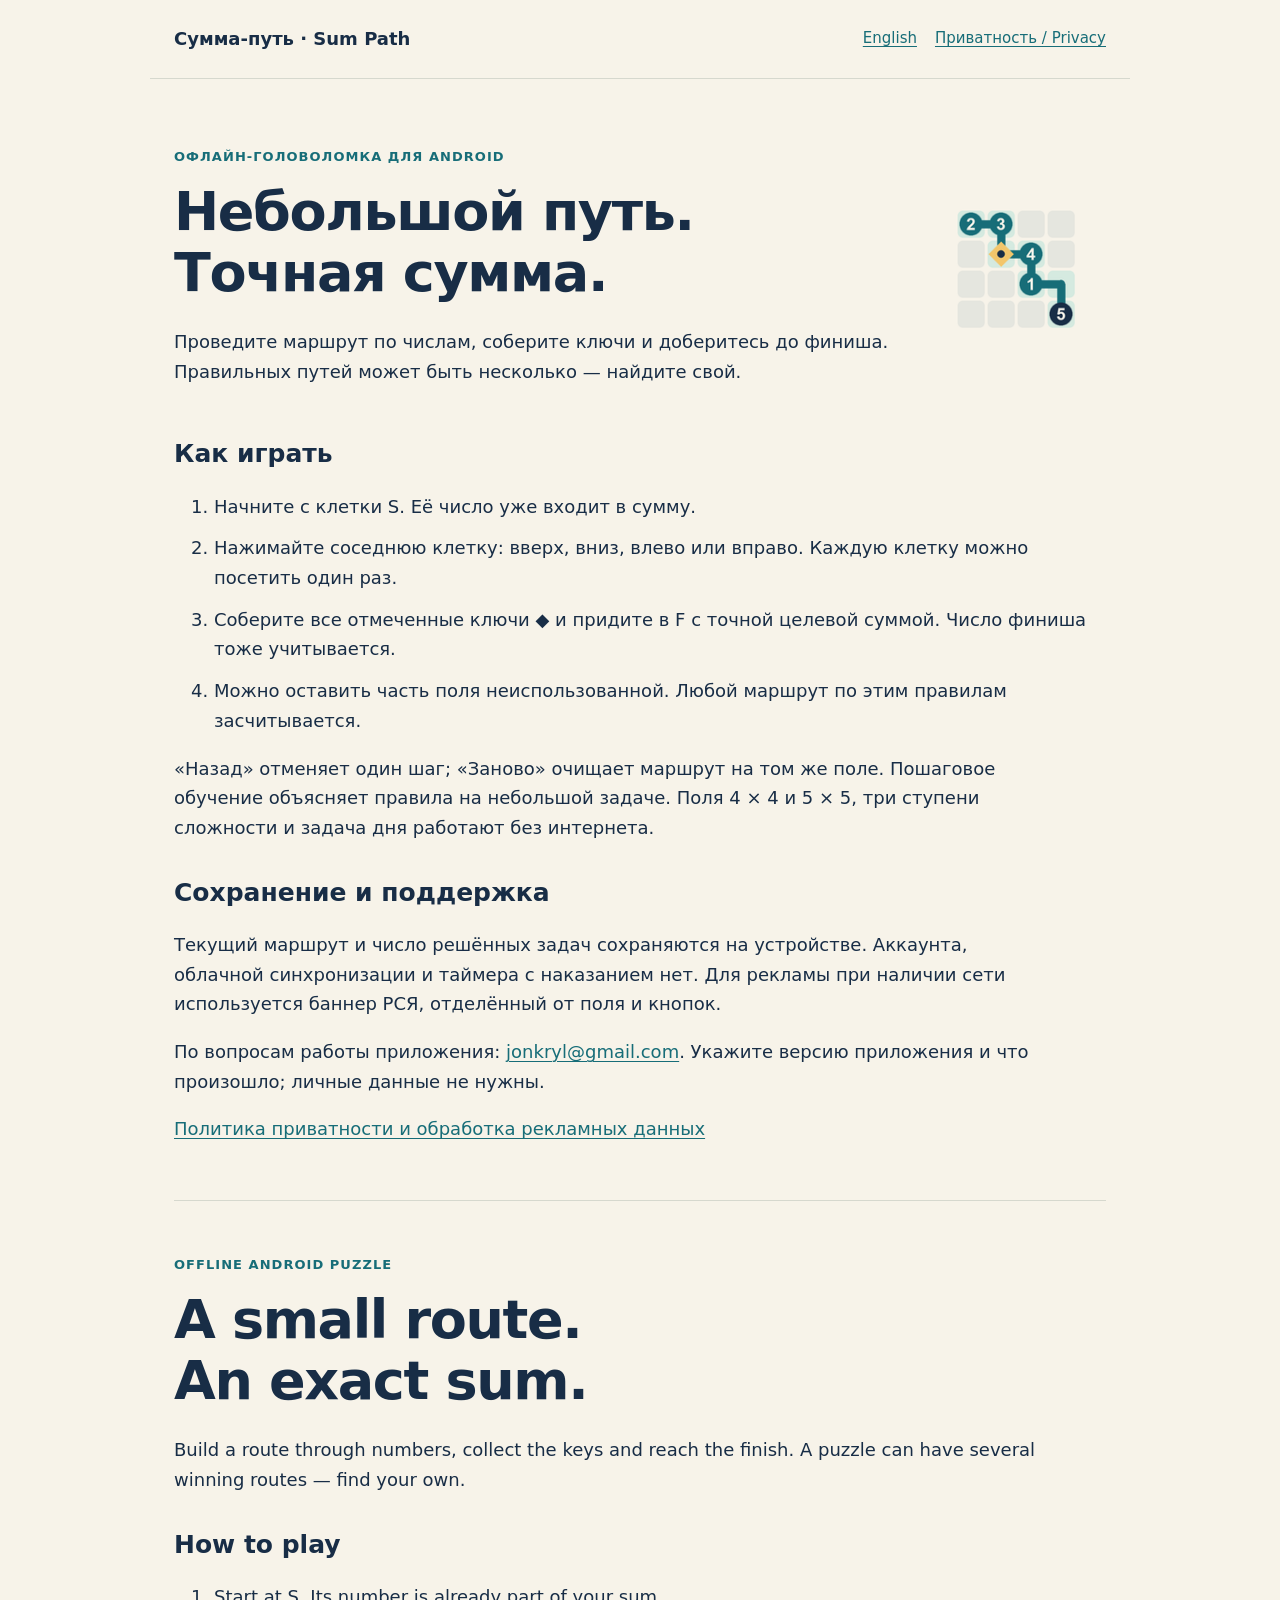
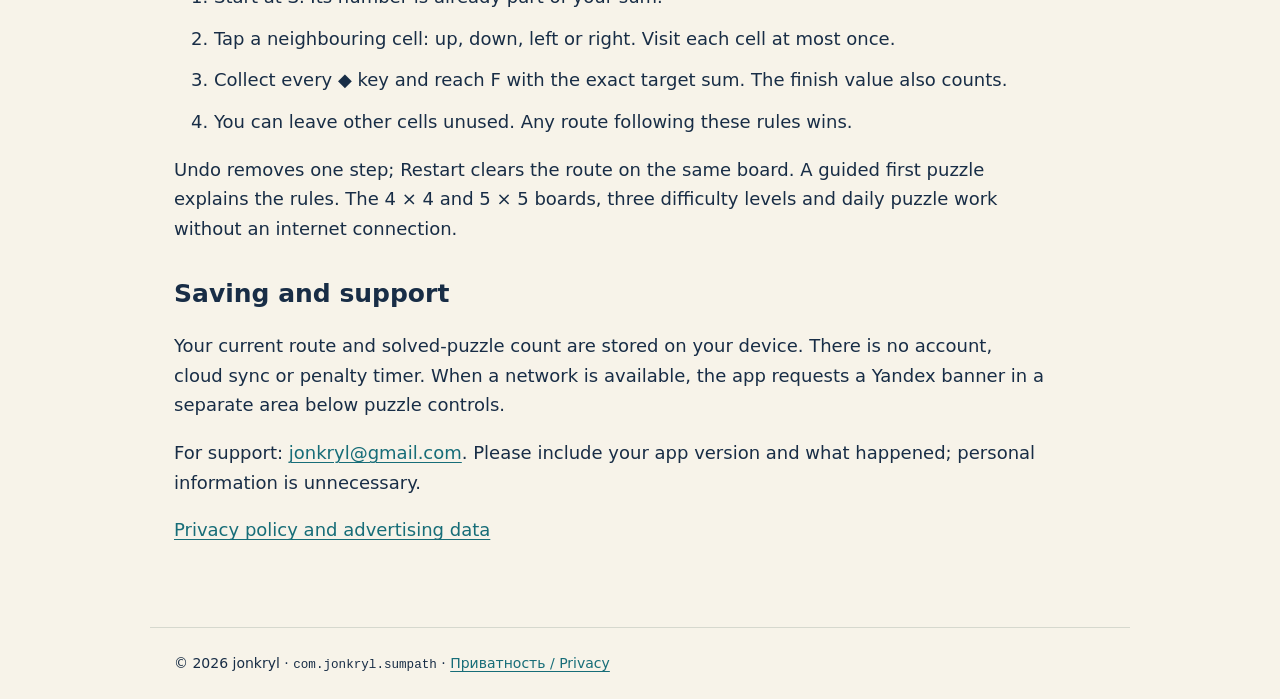
<file: docs/index.html>
<!doctype html>
<html lang="ru">
<head><meta charset="utf-8"><meta name="viewport" content="width=device-width,initial-scale=1"><meta name="description" content="Сумма-путь / Sum Path — оригинальная офлайн-головоломка с числами, ключами и точной суммой. Поддержка и политика приватности."><title>Сумма-путь · Sum Path</title><link rel="icon" href="assets/icon.png"><link rel="stylesheet" href="style.css"></head>
<body>
<header><a href="./">Сумма-путь · Sum Path</a><nav aria-label="Разделы"><a href="#english" lang="en">English</a><a href="privacy/">Приватность / Privacy</a></nav></header>
<main>
<section aria-labelledby="ru-title"><div class="hero"><div><p class="eyebrow">Офлайн-головоломка для Android</p><h1 id="ru-title">Небольшой путь.<br>Точная сумма.</h1><p>Проведите маршрут по числам, соберите ключи и доберитесь до финиша. Правильных путей может быть несколько — найдите свой.</p></div><img src="assets/icon.png" width="180" height="180" alt="Иконка Сумма-путь: квадратное поле, числовой маршрут и ключ"></div>
<h2>Как играть</h2><ol><li>Начните с клетки S. Её число уже входит в сумму.</li><li>Нажимайте соседнюю клетку: вверх, вниз, влево или вправо. Каждую клетку можно посетить один раз.</li><li>Соберите все отмеченные ключи ◆ и придите в F с точной целевой суммой. Число финиша тоже учитывается.</li><li>Можно оставить часть поля неиспользованной. Любой маршрут по этим правилам засчитывается.</li></ol>
<p>«Назад» отменяет один шаг; «Заново» очищает маршрут на том же поле. Пошаговое обучение объясняет правила на небольшой задаче. Поля 4 × 4 и 5 × 5, три ступени сложности и задача дня работают без интернета.</p>
<h2>Сохранение и поддержка</h2><p>Текущий маршрут и число решённых задач сохраняются на устройстве. Аккаунта, облачной синхронизации и таймера с наказанием нет. Для рекламы при наличии сети используется баннер РСЯ, отделённый от поля и кнопок.</p><p>По вопросам работы приложения: <a href="mailto:jonkryl@gmail.com">jonkryl@gmail.com</a>. Укажите версию приложения и что произошло; личные данные не нужны.</p><p><a href="privacy/">Политика приватности и обработка рекламных данных</a></p></section>
<section id="english" class="languages" lang="en" aria-labelledby="en-title"><p class="eyebrow">Offline Android puzzle</p><h1 id="en-title">A small route.<br>An exact sum.</h1><p>Build a route through numbers, collect the keys and reach the finish. A puzzle can have several winning routes — find your own.</p>
<h2>How to play</h2><ol><li>Start at S. Its number is already part of your sum.</li><li>Tap a neighbouring cell: up, down, left or right. Visit each cell at most once.</li><li>Collect every ◆ key and reach F with the exact target sum. The finish value also counts.</li><li>You can leave other cells unused. Any route following these rules wins.</li></ol>
<p>Undo removes one step; Restart clears the route on the same board. A guided first puzzle explains the rules. The 4 × 4 and 5 × 5 boards, three difficulty levels and daily puzzle work without an internet connection.</p>
<h2>Saving and support</h2><p>Your current route and solved-puzzle count are stored on your device. There is no account, cloud sync or penalty timer. When a network is available, the app requests a Yandex banner in a separate area below puzzle controls.</p><p>For support: <a href="mailto:jonkryl@gmail.com">jonkryl@gmail.com</a>. Please include your app version and what happened; personal information is unnecessary.</p><p><a href="privacy/#english">Privacy policy and advertising data</a></p></section>
</main><footer>© 2026 jonkryl · <code>com.jonkryl.sumpath</code> · <a href="privacy/">Приватность / Privacy</a></footer>
</body></html>
</file>
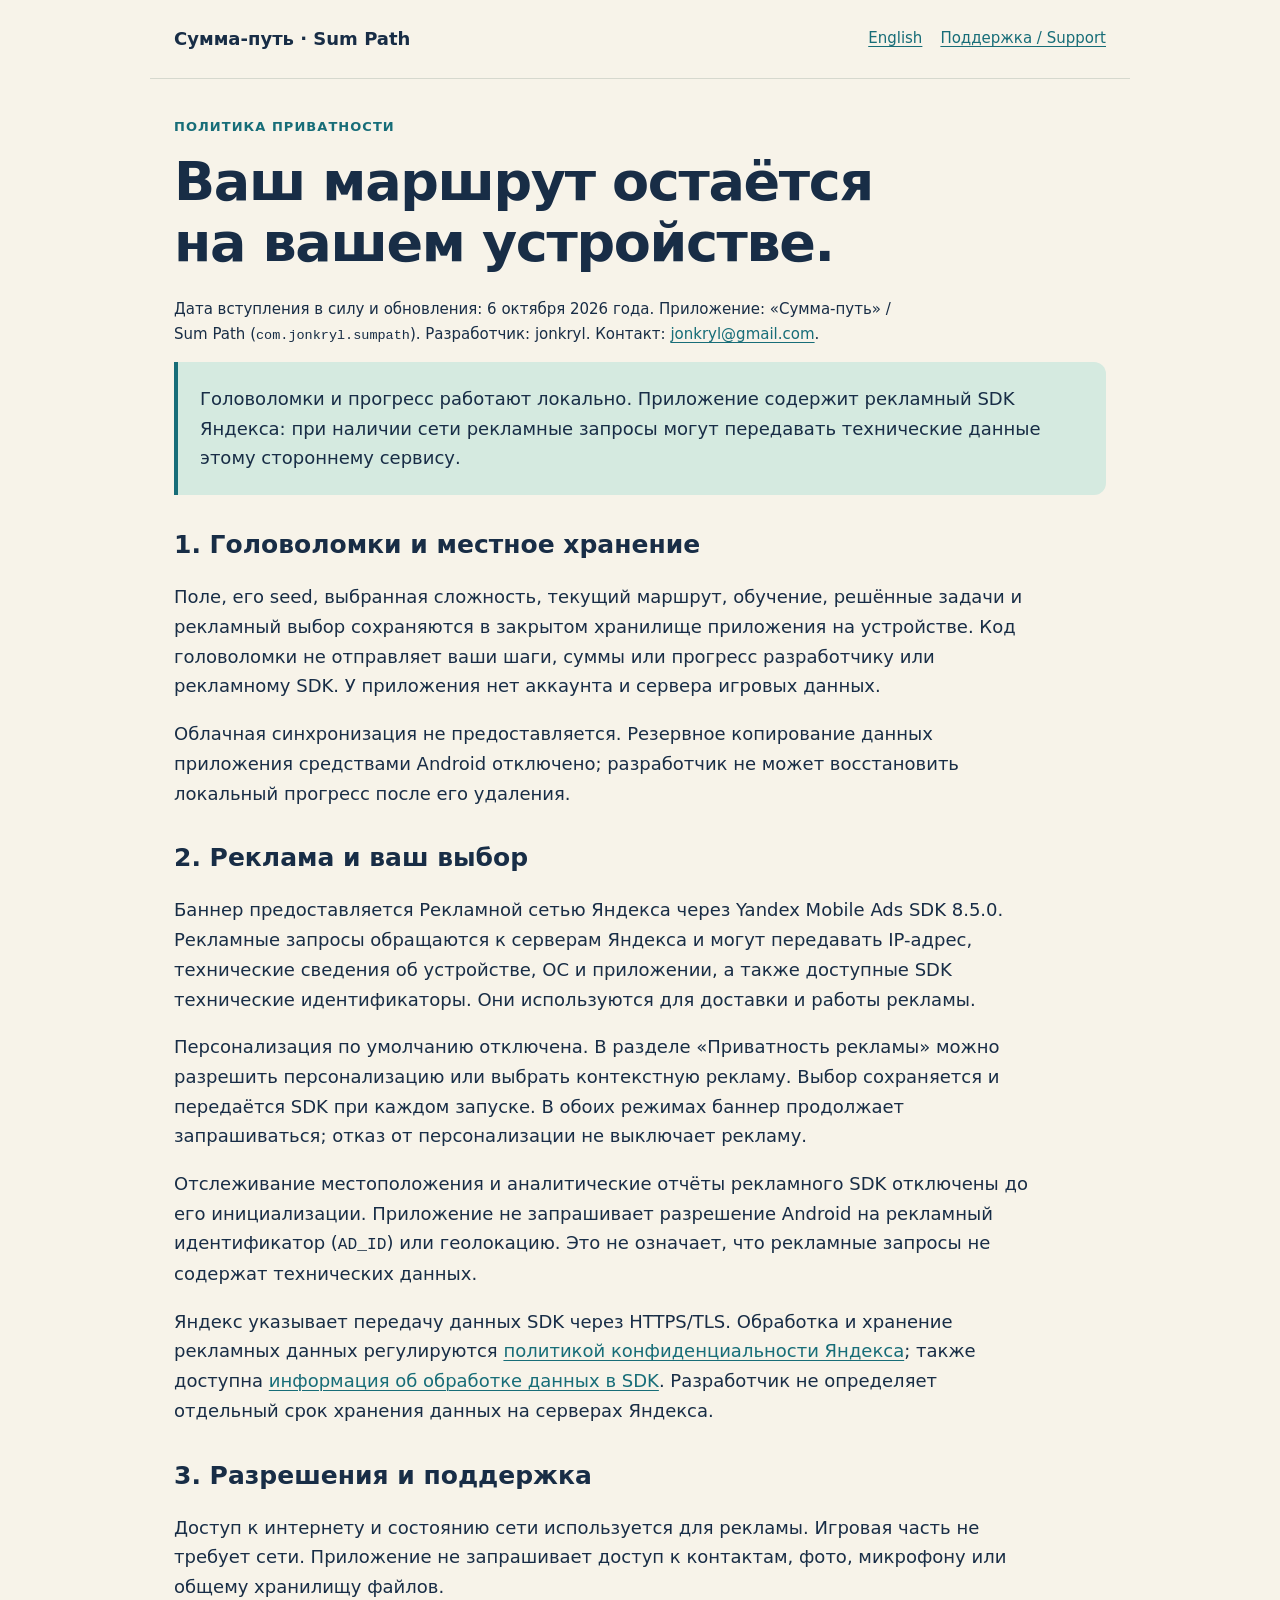
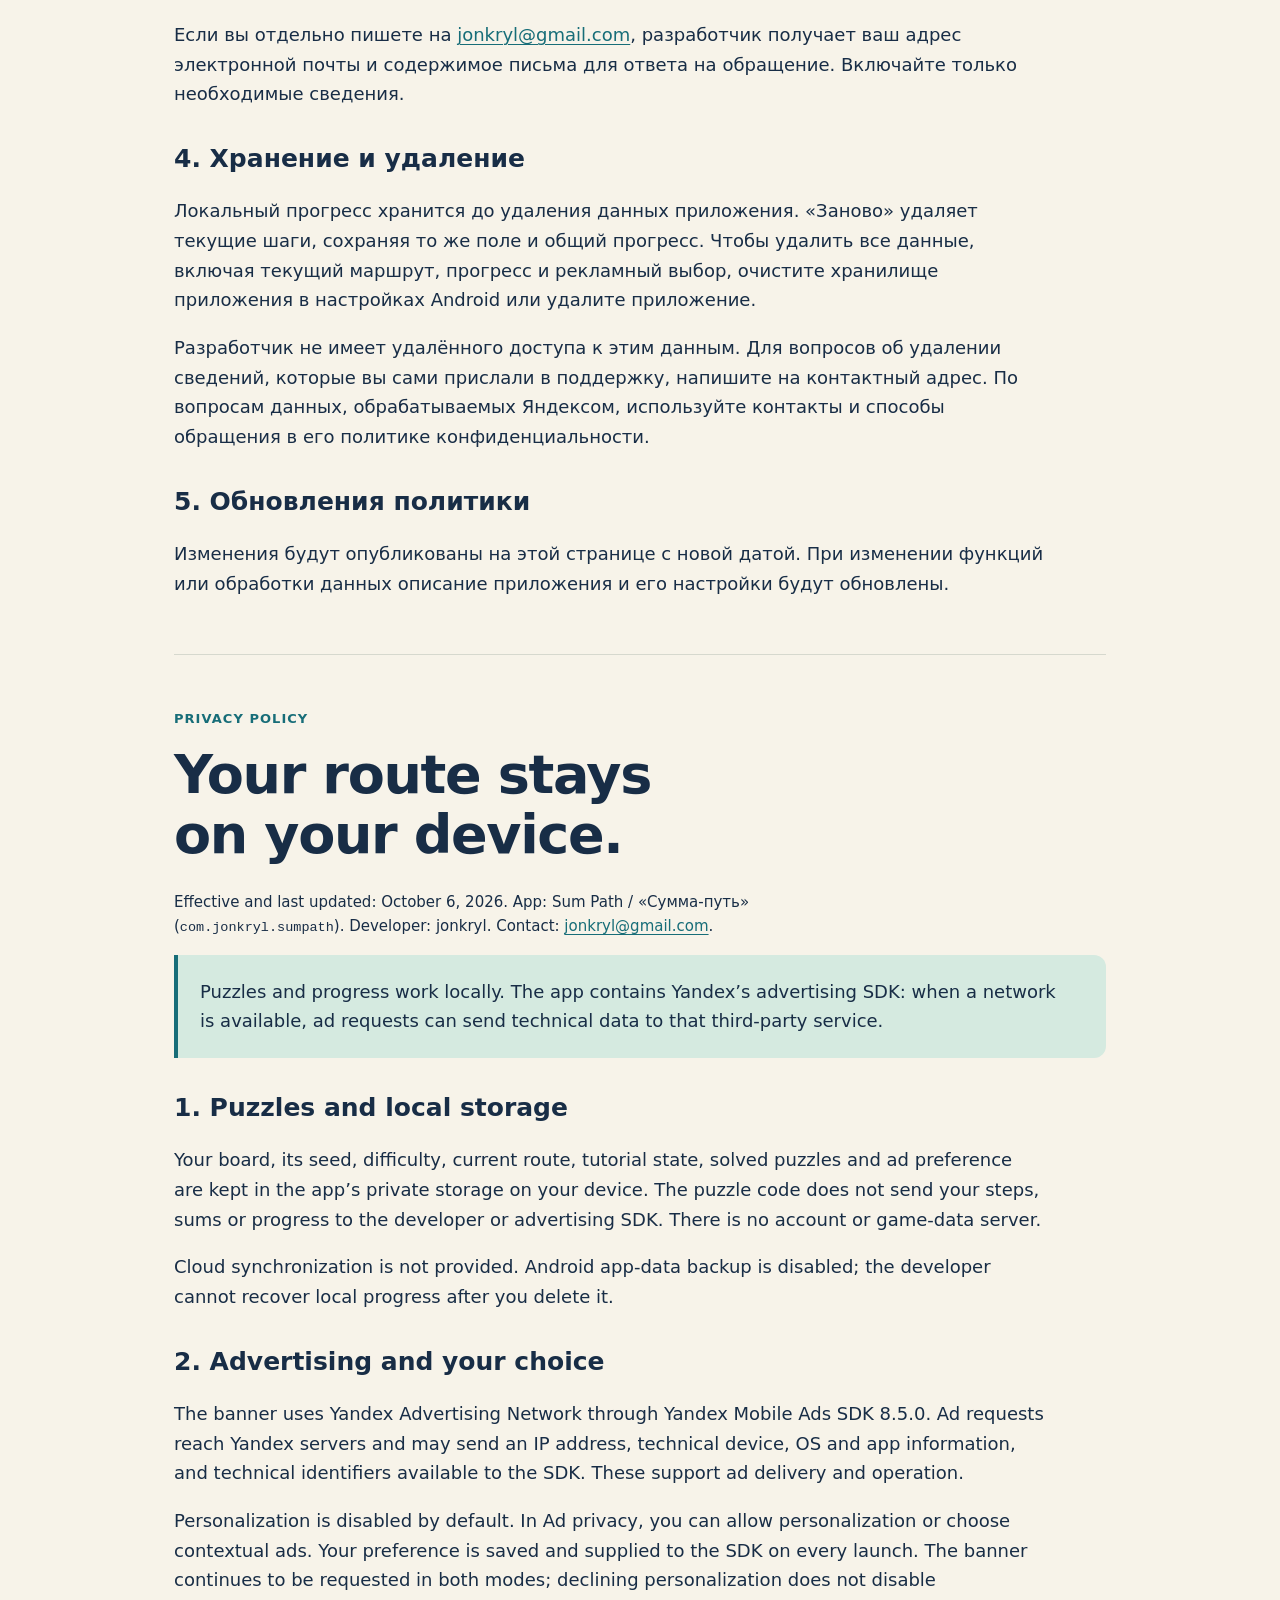
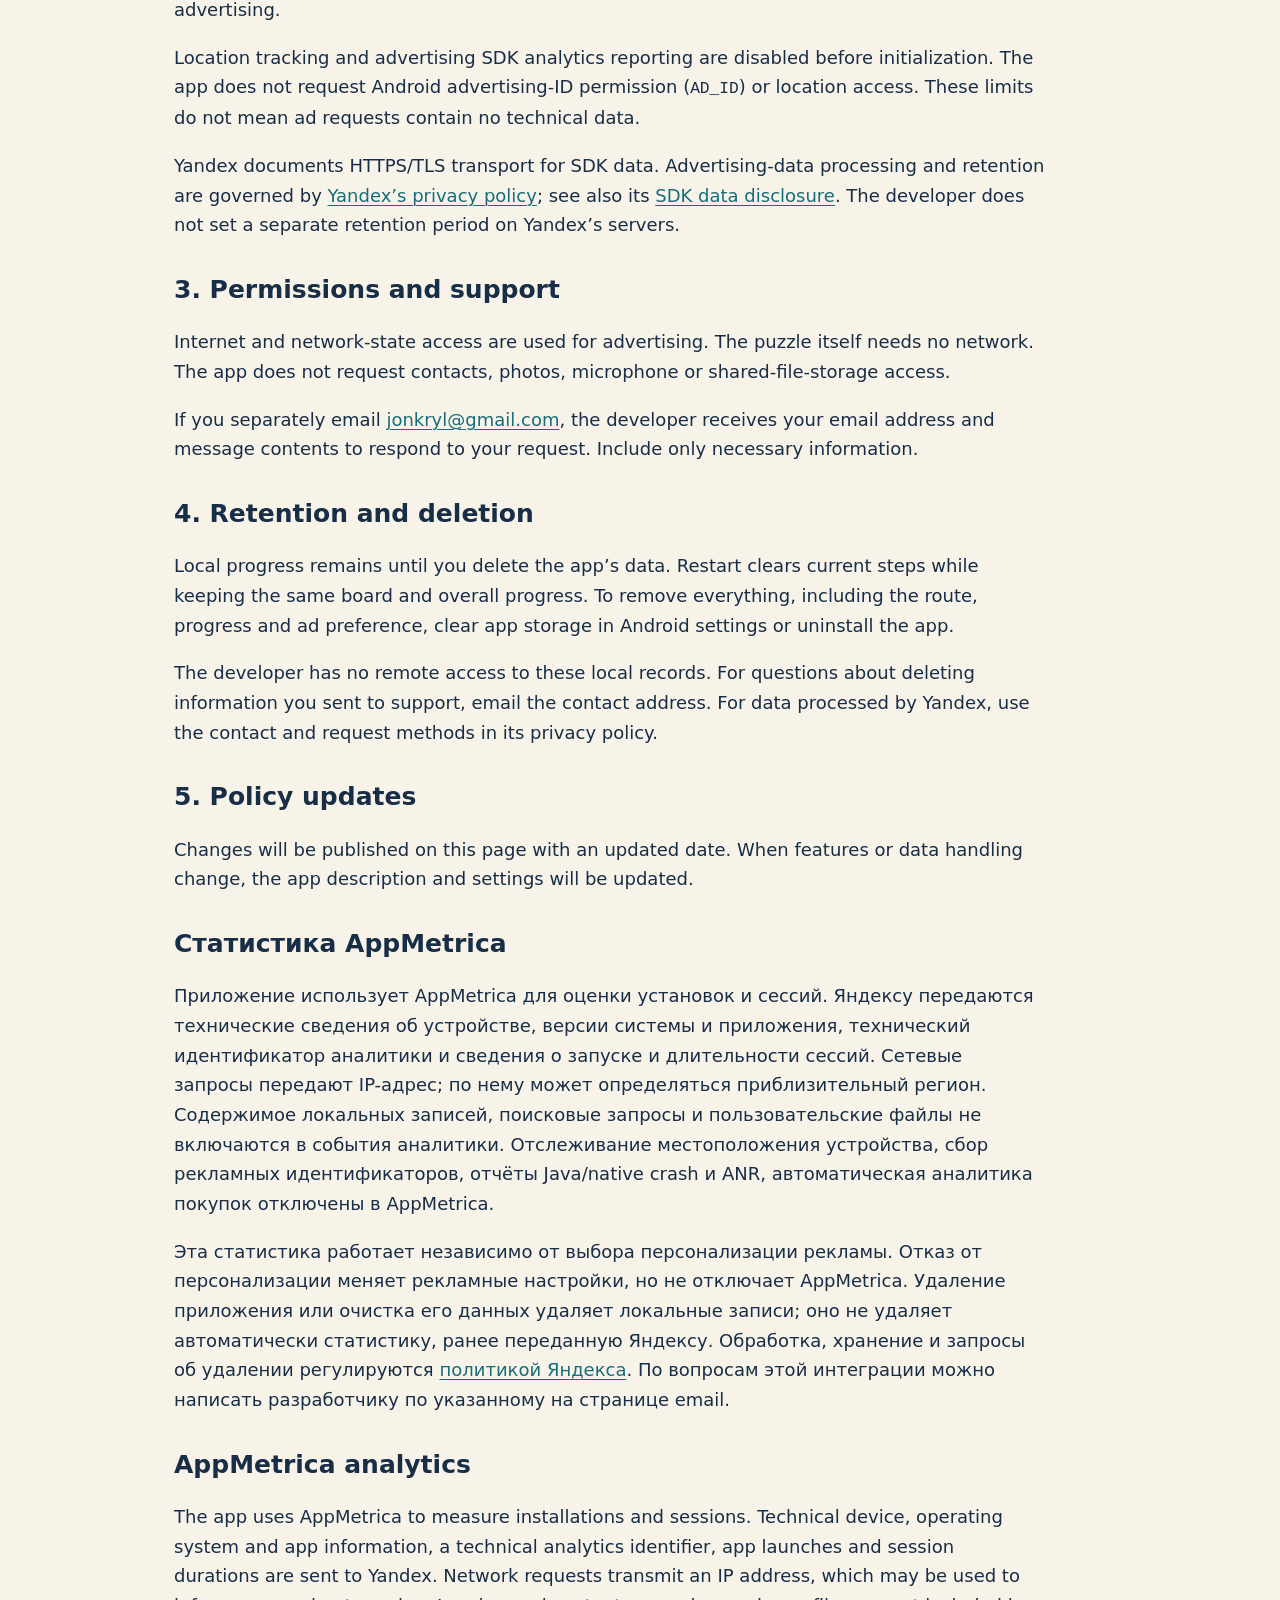
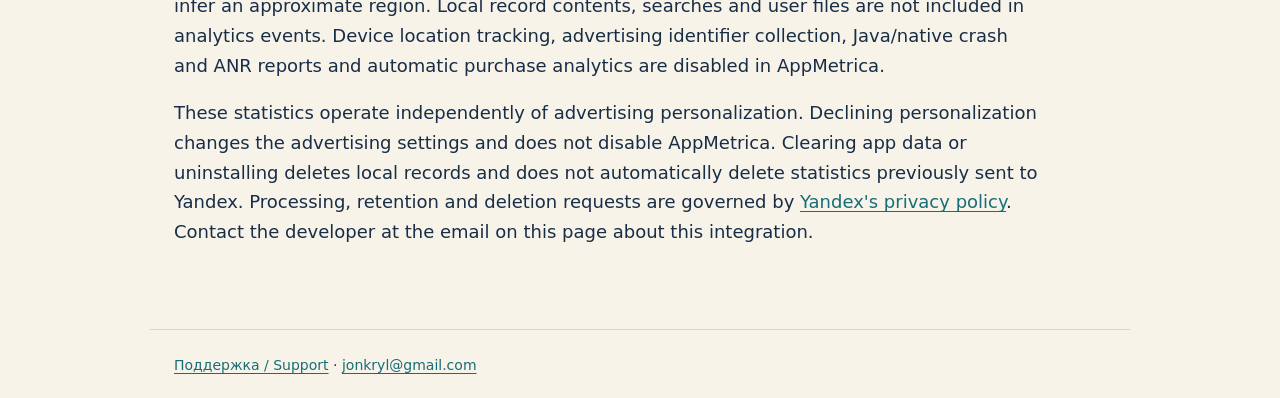
<file: docs/privacy/index.html>
<!doctype html>
<html lang="ru">
<head><meta charset="utf-8"><meta name="viewport" content="width=device-width,initial-scale=1"><meta name="description" content="Политика приватности Сумма-путь / Sum Path, Android package com.jonkryl.sumpath."><title>Приватность / Privacy — Сумма-путь · Sum Path</title><link rel="icon" href="../assets/icon.png"><link rel="stylesheet" href="../style.css"></head>
<body>
<header><a href="../">Сумма-путь · Sum Path</a><nav aria-label="Разделы"><a href="#english" lang="en">English</a><a href="../">Поддержка / Support</a></nav></header>
<main>
<section aria-labelledby="ru-title"><p class="eyebrow">Политика приватности</p><h1 id="ru-title">Ваш маршрут остаётся<br>на вашем устройстве.</h1><p class="small">Дата вступления в силу и обновления: 6 октября 2026 года. Приложение: «Сумма-путь» / Sum Path (<code>com.jonkryl.sumpath</code>). Разработчик: jonkryl. Контакт: <a href="mailto:jonkryl@gmail.com">jonkryl@gmail.com</a>.</p>
<aside class="note"><p>Головоломки и прогресс работают локально. Приложение содержит рекламный SDK Яндекса: при наличии сети рекламные запросы могут передавать технические данные этому стороннему сервису.</p></aside>
<h2>1. Головоломки и местное хранение</h2><p>Поле, его seed, выбранная сложность, текущий маршрут, обучение, решённые задачи и рекламный выбор сохраняются в закрытом хранилище приложения на устройстве. Код головоломки не отправляет ваши шаги, суммы или прогресс разработчику или рекламному SDK. У приложения нет аккаунта и сервера игровых данных.</p><p>Облачная синхронизация не предоставляется. Резервное копирование данных приложения средствами Android отключено; разработчик не может восстановить локальный прогресс после его удаления.</p>
<h2>2. Реклама и ваш выбор</h2><p>Баннер предоставляется Рекламной сетью Яндекса через Yandex Mobile Ads SDK 8.5.0. Рекламные запросы обращаются к серверам Яндекса и могут передавать IP-адрес, технические сведения об устройстве, ОС и приложении, а также доступные SDK технические идентификаторы. Они используются для доставки и работы рекламы.</p><p>Персонализация по умолчанию отключена. В разделе «Приватность рекламы» можно разрешить персонализацию или выбрать контекстную рекламу. Выбор сохраняется и передаётся SDK при каждом запуске. В обоих режимах баннер продолжает запрашиваться; отказ от персонализации не выключает рекламу.</p><p>Отслеживание местоположения и аналитические отчёты рекламного SDK отключены до его инициализации. Приложение не запрашивает разрешение Android на рекламный идентификатор (<code>AD_ID</code>) или геолокацию. Это не означает, что рекламные запросы не содержат технических данных.</p><p>Яндекс указывает передачу данных SDK через HTTPS/TLS. Обработка и хранение рекламных данных регулируются <a href="https://yandex.com/legal/confidential/">политикой конфиденциальности Яндекса</a>; также доступна <a href="https://ads.yandex.com/helpcenter/en/dev/android/app-privacy-android">информация об обработке данных в SDK</a>. Разработчик не определяет отдельный срок хранения данных на серверах Яндекса.</p>
<h2>3. Разрешения и поддержка</h2><p>Доступ к интернету и состоянию сети используется для рекламы. Игровая часть не требует сети. Приложение не запрашивает доступ к контактам, фото, микрофону или общему хранилищу файлов.</p><p>Если вы отдельно пишете на <a href="mailto:jonkryl@gmail.com">jonkryl@gmail.com</a>, разработчик получает ваш адрес электронной почты и содержимое письма для ответа на обращение. Включайте только необходимые сведения.</p>
<h2>4. Хранение и удаление</h2><p>Локальный прогресс хранится до удаления данных приложения. «Заново» удаляет текущие шаги, сохраняя то же поле и общий прогресс. Чтобы удалить все данные, включая текущий маршрут, прогресс и рекламный выбор, очистите хранилище приложения в настройках Android или удалите приложение.</p><p>Разработчик не имеет удалённого доступа к этим данным. Для вопросов об удалении сведений, которые вы сами прислали в поддержку, напишите на контактный адрес. По вопросам данных, обрабатываемых Яндексом, используйте контакты и способы обращения в его политике конфиденциальности.</p>
<h2>5. Обновления политики</h2><p>Изменения будут опубликованы на этой странице с новой датой. При изменении функций или обработки данных описание приложения и его настройки будут обновлены.</p></section>
<section id="english" class="languages" lang="en" aria-labelledby="en-title"><p class="eyebrow">Privacy policy</p><h1 id="en-title">Your route stays<br>on your device.</h1><p class="small">Effective and last updated: October 6, 2026. App: Sum Path / «Сумма-путь» (<code>com.jonkryl.sumpath</code>). Developer: jonkryl. Contact: <a href="mailto:jonkryl@gmail.com">jonkryl@gmail.com</a>.</p>
<aside class="note"><p>Puzzles and progress work locally. The app contains Yandex’s advertising SDK: when a network is available, ad requests can send technical data to that third-party service.</p></aside>
<h2>1. Puzzles and local storage</h2><p>Your board, its seed, difficulty, current route, tutorial state, solved puzzles and ad preference are kept in the app’s private storage on your device. The puzzle code does not send your steps, sums or progress to the developer or advertising SDK. There is no account or game-data server.</p><p>Cloud synchronization is not provided. Android app-data backup is disabled; the developer cannot recover local progress after you delete it.</p>
<h2>2. Advertising and your choice</h2><p>The banner uses Yandex Advertising Network through Yandex Mobile Ads SDK 8.5.0. Ad requests reach Yandex servers and may send an IP address, technical device, OS and app information, and technical identifiers available to the SDK. These support ad delivery and operation.</p><p>Personalization is disabled by default. In Ad privacy, you can allow personalization or choose contextual ads. Your preference is saved and supplied to the SDK on every launch. The banner continues to be requested in both modes; declining personalization does not disable advertising.</p><p>Location tracking and advertising SDK analytics reporting are disabled before initialization. The app does not request Android advertising-ID permission (<code>AD_ID</code>) or location access. These limits do not mean ad requests contain no technical data.</p><p>Yandex documents HTTPS/TLS transport for SDK data. Advertising-data processing and retention are governed by <a href="https://yandex.com/legal/confidential/">Yandex’s privacy policy</a>; see also its <a href="https://ads.yandex.com/helpcenter/en/dev/android/app-privacy-android">SDK data disclosure</a>. The developer does not set a separate retention period on Yandex’s servers.</p>
<h2>3. Permissions and support</h2><p>Internet and network-state access are used for advertising. The puzzle itself needs no network. The app does not request contacts, photos, microphone or shared-file-storage access.</p><p>If you separately email <a href="mailto:jonkryl@gmail.com">jonkryl@gmail.com</a>, the developer receives your email address and message contents to respond to your request. Include only necessary information.</p>
<h2>4. Retention and deletion</h2><p>Local progress remains until you delete the app’s data. Restart clears current steps while keeping the same board and overall progress. To remove everything, including the route, progress and ad preference, clear app storage in Android settings or uninstall the app.</p><p>The developer has no remote access to these local records. For questions about deleting information you sent to support, email the contact address. For data processed by Yandex, use the contact and request methods in its privacy policy.</p>
<h2>5. Policy updates</h2><p>Changes will be published on this page with an updated date. When features or data handling change, the app description and settings will be updated.</p></section>

<section lang="ru"><h2>Статистика AppMetrica</h2><p>Приложение использует AppMetrica для оценки установок и сессий. Яндексу передаются технические сведения об устройстве, версии системы и приложения, технический идентификатор аналитики и сведения о запуске и длительности сессий. Сетевые запросы передают IP-адрес; по нему может определяться приблизительный регион. Содержимое локальных записей, поисковые запросы и пользовательские файлы не включаются в события аналитики. Отслеживание местоположения устройства, сбор рекламных идентификаторов, отчёты Java/native crash и ANR, автоматическая аналитика покупок отключены в AppMetrica.</p><p>Эта статистика работает независимо от выбора персонализации рекламы. Отказ от персонализации меняет рекламные настройки, но не отключает AppMetrica. Удаление приложения или очистка его данных удаляет локальные записи; оно не удаляет автоматически статистику, ранее переданную Яндексу. Обработка, хранение и запросы об удалении регулируются <a href="https://yandex.ru/legal/confidential/">политикой Яндекса</a>. По вопросам этой интеграции можно написать разработчику по указанному на странице email.</p></section>
<section lang="en"><h2>AppMetrica analytics</h2><p>The app uses AppMetrica to measure installations and sessions. Technical device, operating system and app information, a technical analytics identifier, app launches and session durations are sent to Yandex. Network requests transmit an IP address, which may be used to infer an approximate region. Local record contents, searches and user files are not included in analytics events. Device location tracking, advertising identifier collection, Java/native crash and ANR reports and automatic purchase analytics are disabled in AppMetrica.</p><p>These statistics operate independently of advertising personalization. Declining personalization changes the advertising settings and does not disable AppMetrica. Clearing app data or uninstalling deletes local records and does not automatically delete statistics previously sent to Yandex. Processing, retention and deletion requests are governed by <a href="https://yandex.com/legal/confidential/">Yandex's privacy policy</a>. Contact the developer at the email on this page about this integration.</p></section>
</main><footer><a href="../">Поддержка / Support</a> · <a href="mailto:jonkryl@gmail.com">jonkryl@gmail.com</a></footer>
</body></html>
</file>
<file: docs/style.css>
:root{color-scheme:light;--paper:#f7f3e9;--ink:#182d46;--teal:#176d78;--mint:#d5eae0;--line:#d6d8ce}*{box-sizing:border-box}html{scroll-behavior:smooth}body{margin:0;background:var(--paper);color:var(--ink);font:18px/1.65 system-ui,-apple-system,BlinkMacSystemFont,"Segoe UI",sans-serif}a{color:var(--teal);text-decoration-thickness:1px;text-underline-offset:3px}a:focus-visible{outline:3px solid #176d78;outline-offset:4px;border-radius:3px}header,main,footer{max-width:980px;margin:auto;padding:24px}header{display:flex;flex-wrap:wrap;align-items:center;justify-content:space-between;gap:16px;border-bottom:1px solid var(--line)}header>a{font-weight:750;color:var(--ink);text-decoration:none}nav{display:flex;flex-wrap:wrap;gap:18px;font-size:15px}h1{font-size:clamp(32px,6vw,54px);line-height:1.12;letter-spacing:-.025em;margin:15px 0 24px}h2{font-size:25px;line-height:1.3;margin-top:34px}p{max-width:76ch}.eyebrow{color:var(--teal);font-size:13px;font-weight:750;letter-spacing:.08em;text-transform:uppercase}.small{font-size:15px;line-height:1.65}.note{border-left:4px solid var(--teal);background:var(--mint);padding:4px 22px;border-radius:0 12px 12px 0}.languages{border-top:1px solid var(--line);margin-top:56px;padding-top:40px}.hero{display:grid;grid-template-columns:1fr 180px;gap:30px;align-items:center;margin:30px 0}.hero img{width:180px;max-width:100%;border-radius:30px}li{margin:12px 0}code{overflow-wrap:anywhere;font-size:.9em}footer{font-size:14px;margin-top:40px;border-top:1px solid var(--line)}@media(max-width:580px){body{font-size:17px}header,main,footer{padding:20px}.hero{grid-template-columns:1fr}.hero img{width:128px;grid-row:1}.note{padding:4px 15px}}
</file>
